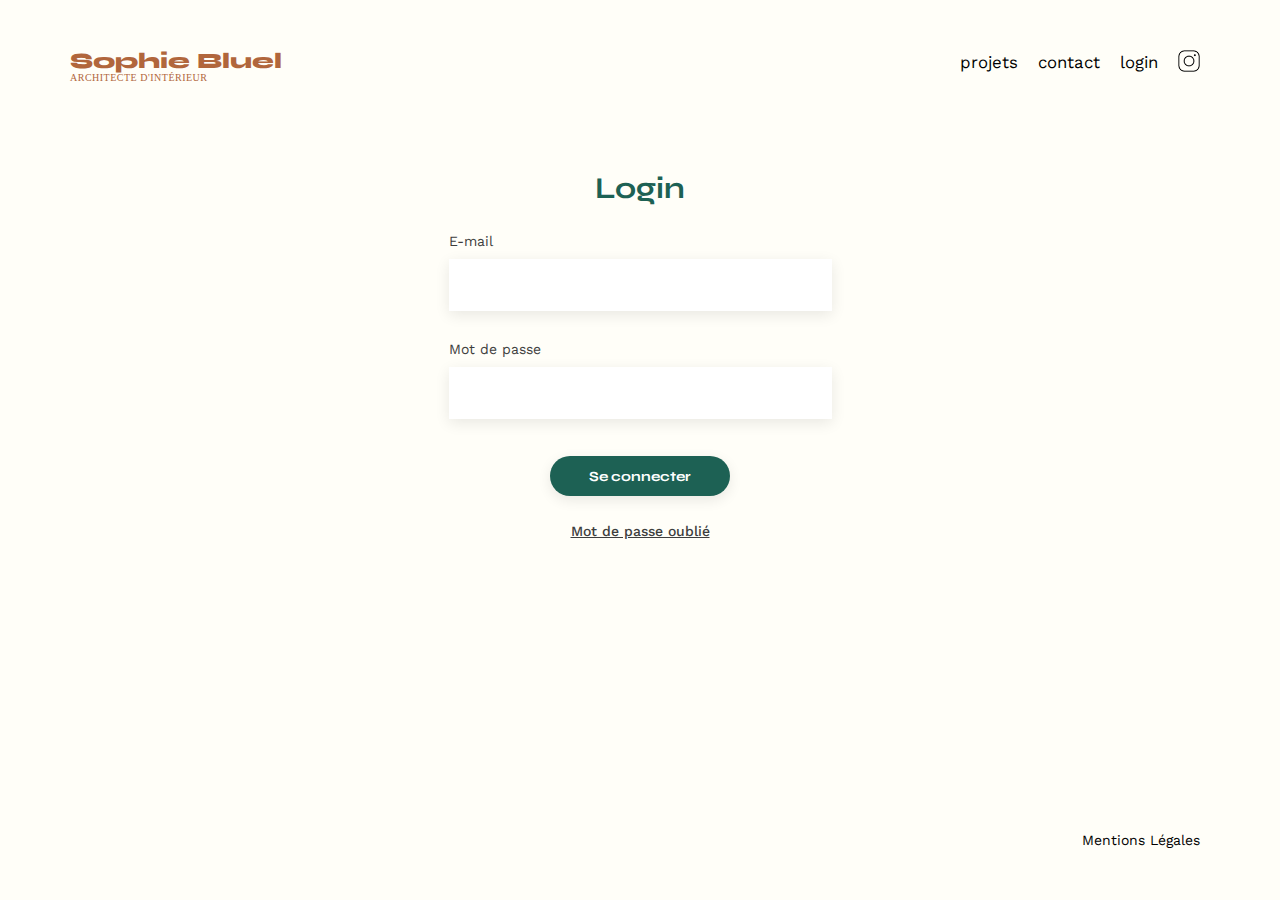
<file: FrontEnd/login.html>
<!DOCTYPE html>
<html lang="fr">

<head>
    <meta charset="UTF-8">
    <title>Sophie Bluel - Architecte d'intérieur</title>
    <meta name="viewport" content="width=device-width, initial-scale=1.0">
    <link rel="preconnect" href="https://fonts.googleapis.com">
    <link rel="preconnect" href="https://fonts.gstatic.com" crossorigin>
    <link href="https://fonts.googleapis.com/css2?family=Syne:wght@700;800&family=Work+Sans&display=swap"
        rel="stylesheet">
    <meta name="description" content="">
    <link rel="stylesheet" href="./assets/login.css">
</head>

<body>
    <header>
        <h1>Sophie Bluel <span>Architecte d'intérieur</span></h1>
        <nav>
            <ul>
                <li><a href="./index.html">projets</a></li>
                <li><a href="./index.html#contact">contact</a></li>
                <li><a class="login__link" href="./login.html">login</a></li>
                <li><a href="https://www.instagram.com/"><img src="./assets/icons/instagram.png" alt="Instagram"></a>
                </li>
            </ul>
        </nav>
    </header>
    <main id="login">
        <h2 class="login__title">Login</h2>
        <form id="login__form" action="http://localhost:5678/api/users/login" method="post">
            <label for="email">E-mail</label>
            <input id="email" type="email" required="required">
            <label for="password">Mot de passe</label>
            <input id="password" type="password" required="required">
            <input id="connection" type="submit" value="Se connecter">
        </form>
        <a href="#">Mot de passe oublié</a>
    </main>
    <footer id="footer__login">
        <nav>
            <ul>
                <li><a href="#">Mentions Légales</a></li>
            </ul>
        </nav>
    </footer>
    <script src="./assets/login.js"></script>
</body>

</html>
</file>
<file: FrontEnd/assets/login.css>
html,
body,
div,
span,
applet,
object,
iframe,
h1,
h2,
h3,
h4,
h5,
h6,
p,
blockquote,
pre,
a,
abbr,
acronym,
address,
big,
cite,
code,
del,
dfn,
em,
img,
ins,
kbd,
q,
s,
samp,
small,
strike,
strong,
sub,
sup,
tt,
var,
b,
u,
i,
center,
dl,
dt,
dd,
ol,
ul,
li,
fieldset,
form,
label,
legend,
table,
caption,
tbody,
tfoot,
thead,
tr,
th,
td,
article,
aside,
canvas,
details,
embed,
figure,
figcaption,
footer,
header,
hgroup,
menu,
nav,
output,
ruby,
section,
summary,
time,
mark,
audio,
video {
    margin: 0;
    padding: 0;
    border: 0;
    font-size: 100%;
    font: inherit;
    vertical-align: baseline;
}

article,
aside,
details,
figcaption,
figure,
footer,
header,
hgroup,
menu,
nav,
section {
    display: block;
}

body {
    line-height: 1;
}

ol,
ul {
    list-style: none;
}

blockquote,
q {
    quotes: none;
}

blockquote:before,
blockquote:after,
q:before,
q:after {
    content: '';
    content: none;
}

table {
    border-collapse: collapse;
    border-spacing: 0;
}

body {
    background: #FFFEF8;
    max-width: 1140px;
    margin: auto;
    font-family: 'Work Sans';
    font-size: 14px;
}

header {
    display: flex;
    justify-content: space-between;
    margin: 50px 0;
}

section {
    margin: 50px 0;
}

h1 {
    display: flex;
    flex-direction: column;
    font-family: 'Syne';
    font-size: 22px;
    font-weight: 800;
    color: #B1663C
}

h1 span {
    font-family: Work-Sans;
    font-size: 10px;
    font-weight: 400;
    line-height: normal;
    letter-spacing: 0.5px;
    text-transform: uppercase;
}

h2 {
    font-family: 'Syne';
    font-weight: 700;
    font-size: 30px;
    color: #1D6154;
}

nav ul {
    display: flex;
    align-items: center;
    list-style-type: none;
}

nav li {
    padding: 0 10px;
    font-size: 1.2em;
}

nav a {
    color: black;
    text-decoration: none;
}

nav a:hover {
    color: #B1663C;
}

li img {
    width: 22px;
    height: 22px;
}

#login {
    align-items: center;
    display: flex;
    flex-direction: column;
    height: 700px;
}

.login__title {
    margin-top: 40px;
}

#login__form {
    display: flex;
    flex-direction: column;
}

#login label {
    margin: 30px 0px 10px 0px;
    color: #3D3D3D;
    line-height: normal;
}

#login input {
    height: 50px;
    font-size: 14px;
    border: none;
    box-shadow: 0px 4px 14px rgba(0, 0, 0, 0.09);
    width: 379px;
}

#login input[type="submit"] {
    height: 40px;
    width: 180px;
    cursor: pointer;
    font-family: 'Syne';
    font-weight: 700;
    color: white;
    background-color: #1D6154;
    margin: 37px auto 28px auto;
    text-align: center;
    border-radius: 60px;
}

#login a {
    color: #3D3D3D;
    font-weight: 500;
    text-decoration-line: underline;
}

#footer__login {
    display: flex;
    justify-content: flex-end;
}

#footer__login li {
    font-size: 14px;
}
</file>
